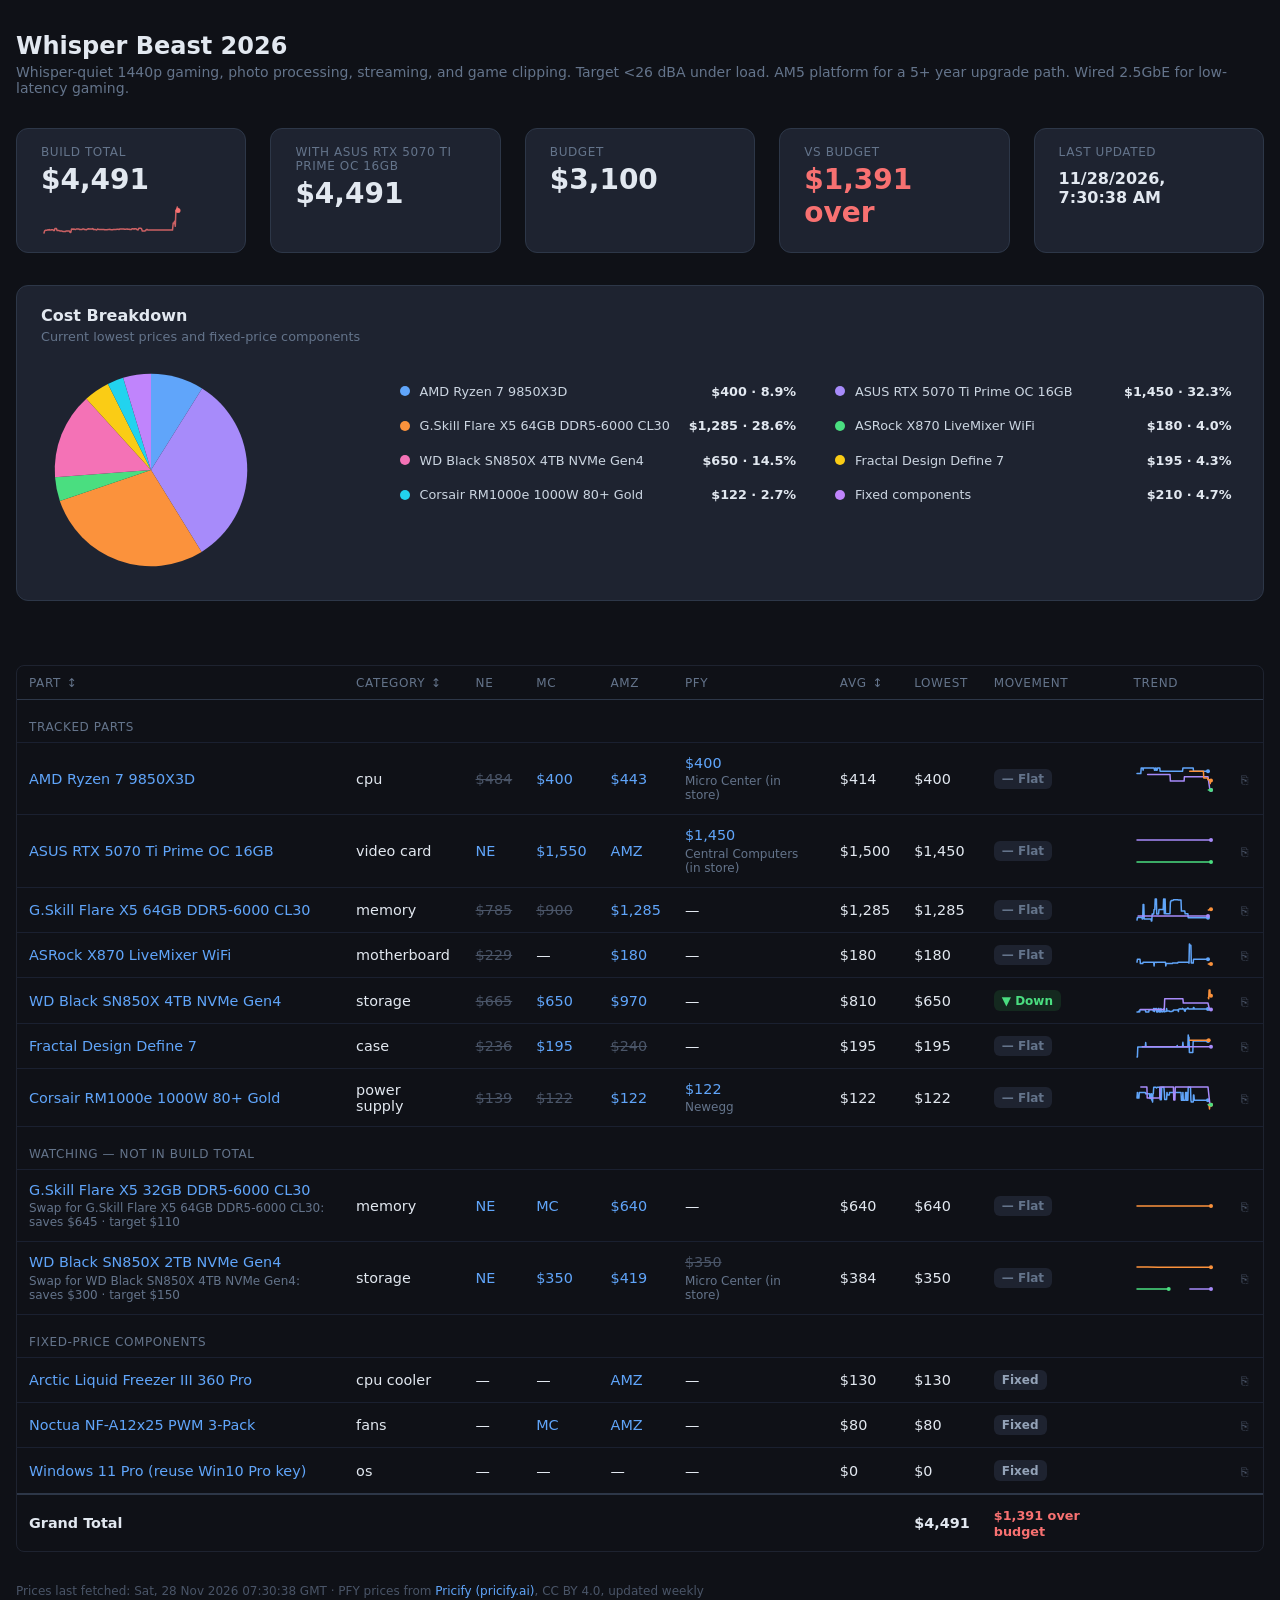
<file: index.html>
<!DOCTYPE html>
<html lang="en">
<head>
  <meta charset="UTF-8" />
  <meta name="viewport" content="width=device-width, initial-scale=1.0" />
  <title>Whisper Beast 2026 — Build Tracker</title>
  <link rel="icon" href="favicon.svg" type="image/svg+xml" />
  <link rel="stylesheet" href="style.css" />
</head>
<body>
  <main>
    <h1 id="build-name">Loading...</h1>
    <div class="subtitle" id="build-desc"></div>

    <div class="summary">
    <div class="card">
      <div class="label">Build Total</div>
      <div class="value neutral" id="total">—</div>
      <div id="total-sparkline" style="margin-top:0.5rem"></div>
    </div>
    <a class="card summary-card-link" href="gpu.html">
      <div class="label" id="gpu-summary-label">GPU Options</div>
      <div class="value neutral" id="with-gpu">—</div>
    </a>
    <div class="card">
      <div class="label">Budget</div>
      <div class="value neutral" id="budget">—</div>
    </div>
    <div class="card">
      <div class="label">vs Budget</div>
      <div class="value neutral" id="vs-budget">—</div>
    </div>
    <div class="card">
      <div class="label">Last Updated</div>
      <div class="value neutral" style="font-size:1rem;padding-top:0.4rem" id="last-updated">—</div>
    </div>
    </div>

    <section class="breakdown" aria-labelledby="breakdown-title">
    <div>
      <h2 id="breakdown-title">Cost Breakdown</h2>
      <p class="breakdown-subtitle">Current lowest prices and fixed-price components</p>
      <div id="cost-chart" aria-live="polite"></div>
    </div>
    <ul class="chart-legend" id="cost-legend"></ul>
    </section>

    <div id="error" role="alert"></div>

    <div class="table-scroll">
      <table id="parts-table">
        <caption class="sr-only">Tracked build parts, retailer prices, averages, and price movement</caption>
        <thead>
          <tr>
            <th scope="col" class="sortable" data-sort-key="part" aria-sort="none" tabindex="0" role="button" aria-label="Sort by part" title="Click to sort">Part</th>
            <th scope="col" class="sortable" data-sort-key="category" aria-sort="none" tabindex="0" role="button" aria-label="Sort by category" title="Click to sort">Category</th>
            <th scope="col">NE</th>
            <th scope="col">MC</th>
            <th scope="col">AMZ</th>
            <th scope="col" title="Pricify weekly open data — lowest store price (pricify.ai)">PFY</th>
            <th scope="col" class="sortable" data-sort-key="avg" aria-sort="none" tabindex="0" role="button" aria-label="Sort by average price" title="Click to sort">Avg</th>
            <th scope="col">Lowest</th>
            <th scope="col">Movement</th>
            <th scope="col">Trend</th>
            <th scope="col"></th>
          </tr>
        </thead>
        <tbody id="parts-body"></tbody>
      </table>
    </div>

    <div class="meta" id="meta"></div>
  </main>

  <script>
    const fmt = (n) => n != null ? '$' + Number(n).toLocaleString('en-US', {minimumFractionDigits: 0, maximumFractionDigits: 0}) : '—';

    function movBadge(mov) {
      const labels = { up: '▲ Up', down: '▼ Down', flat: '— Flat', new: '● New', fixed: 'Fixed' };
      return `<span class="badge ${mov}">${labels[mov] ?? mov}</span>`;
    }

    function retailerLink(url, label, price) {
      if (!url) return '—';
      const display = price != null ? fmt(price) : label;
      return `<a href="${url}" target="_blank" rel="noopener">${display}</a>`;
    }

    function nameCell(name, url) {
      return url ? `<a href="${url}" target="_blank" rel="noopener">${name}</a>` : name;
    }

    function copyBtn(name) {
      const escaped = name.replace(/'/g, "\\'");
      return `<button class="copy-btn" onclick="copyText('${escaped}', this)" aria-label="Copy ${name}" title="Copy name">⎘</button>`;
    }

    async function copyText(text, button) {
      try {
        await navigator.clipboard.writeText(text);
        button.textContent = '✓';
        button.setAttribute('aria-label', 'Copied');
        setTimeout(() => {
          button.textContent = '⎘';
          button.setAttribute('aria-label', `Copy ${text}`);
        }, 1200);
      } catch {
        button.textContent = '!';
        button.setAttribute('aria-label', 'Copy failed');
      }
    }

    function sparkline(history) {
      if (!history || history.length === 0) return '—';
      const W = 80, H = 28, PAD = 3;
      const series = [
        { key: 'newegg', color: '#60a5fa' },
        { key: 'microcenter', color: '#a78bfa' },
        { key: 'amazon', color: '#fb923c' },
        { key: 'pricify', color: '#4ade80' },
      ];

      const allVals = [];
      for (const s of series)
        for (const d of history)
          if (d[s.key] != null) allVals.push(d[s.key]);
      if (allVals.length === 0) return '—';

      let minV = Math.min(...allVals);
      let maxV = Math.max(...allVals);
      if (minV === maxV) { minV -= 1; maxV += 1; }

      const n = history.length;
      const xScale = n > 1 ? (W - 2 * PAD) / (n - 1) : 0;
      const yScale = (H - 2 * PAD) / (maxV - minV);
      const px = i => (PAD + i * xScale).toFixed(1);
      const py = v => (H - PAD - (v - minV) * yScale).toFixed(1);

      let paths = '';
      for (const s of series) {
        const pts = history
          .map((d, i) => d[s.key] != null ? `${px(i)},${py(d[s.key])}` : null)
          .filter(Boolean);
        if (pts.length === 0) continue;
        if (pts.length === 1) {
          const [cx, cy] = pts[0].split(',');
          paths += `<circle cx="${cx}" cy="${cy}" r="2.5" fill="${s.color}"/>`;
        } else {
          paths += `<polyline points="${pts.join(' ')}" fill="none" stroke="${s.color}" stroke-width="1.5" stroke-linejoin="round" stroke-linecap="round"/>`;
          const [cx, cy] = pts[pts.length - 1].split(',');
          paths += `<circle cx="${cx}" cy="${cy}" r="2" fill="${s.color}"/>`;
        }
      }
      return paths ? `<svg width="${W}" height="${H}" viewBox="0 0 ${W} ${H}" style="overflow:visible;display:block">${paths}</svg>` : '—';
    }

    function buildTotalHistory(histMap, partIds, fixedTotal) {
      const dateSet = new Set();
      for (const id of partIds)
        for (const e of histMap[id] ?? []) dateSet.add(e.date);
      const dates = [...dateSet].sort();

      const lastKnown = {};
      return dates.flatMap(date => {
        for (const id of partIds) {
          const e = (histMap[id] ?? []).find(e => e.date === date);
          if (e?.lowest != null) lastKnown[id] = e.lowest;
        }
        const varTotal = Object.values(lastKnown).reduce((a, b) => a + b, 0);
        return Object.keys(lastKnown).length > 0
          ? [{ date, total: varTotal + fixedTotal }]
          : [];
      });
    }

    function totalSparkline(data) {
      if (!data || data.length < 2) return '';
      const W = 140, H = 32, PAD = 3;
      const vals = data.map(d => d.total);
      let minV = Math.min(...vals), maxV = Math.max(...vals);
      if (minV === maxV) { minV -= 1; maxV += 1; }

      const n = data.length;
      const xScale = (W - 2 * PAD) / (n - 1);
      const yScale = (H - 2 * PAD) / (maxV - minV);
      const px = i => (PAD + i * xScale).toFixed(1);
      const py = v => (H - PAD - (v - minV) * yScale).toFixed(1);

      const pts = data.map((d, i) => `${px(i)},${py(d.total)}`).join(' ');
      const trend = vals[vals.length - 1] <= vals[0] ? '#4ade80' : '#f87171';
      const [cx, cy] = pts.split(' ').pop().split(',');
      return `<svg width="${W}" height="${H}" viewBox="0 0 ${W} ${H}" style="overflow:visible;display:block">` +
        `<polyline points="${pts}" fill="none" stroke="${trend}" stroke-width="1.5" stroke-linejoin="round" stroke-linecap="round" opacity="0.8"/>` +
        `<circle cx="${cx}" cy="${cy}" r="2.5" fill="${trend}"/>` +
        `</svg>`;
    }

    function costBreakdownChart(items, total) {
      if (!items.length || total <= 0) {
        return '<p class="chart-empty">Price data is pending.</p>';
      }

      const size = 240;
      const center = size / 2;
      const radius = 105;
      const colors = ['#60a5fa', '#a78bfa', '#fb923c', '#4ade80', '#f472b6', '#facc15', '#22d3ee', '#c084fc', '#f87171', '#94a3b8'];
      let startAngle = -90;
      const paths = items.map((item, index) => {
        const endAngle = startAngle + (item.cost / total) * 360;
        const start = pointOnCircle(center, radius, startAngle);
        const end = pointOnCircle(center, radius, endAngle);
        const largeArc = endAngle - startAngle > 180 ? 1 : 0;
        const label = `${item.name}: ${fmt(item.cost)}`;
        const path = `<path data-index="${index}" d="M ${center} ${center} L ${start.x} ${start.y} A ${radius} ${radius} 0 ${largeArc} 1 ${end.x} ${end.y} Z" fill="${colors[index % colors.length]}" role="graphics-symbol" tabindex="0" aria-label="${label}" onmouseenter="highlightCostItem(${index})" onmouseleave="clearCostItem()" onfocus="highlightCostItem(${index})" onblur="clearCostItem()"><title>${label}</title></path>`;
        startAngle = endAngle;
        return path;
      }).join('');

      return `<svg class="cost-chart" viewBox="0 0 ${size} ${size}" role="img" aria-label="Cost breakdown totaling ${fmt(total)}">${paths}</svg>`;
    }

    function pointOnCircle(center, radius, angle) {
      const radians = (angle * Math.PI) / 180;
      return {
        x: (center + radius * Math.cos(radians)).toFixed(3),
        y: (center + radius * Math.sin(radians)).toFixed(3),
      };
    }

    function costLegend(items, total) {
      const colors = ['#60a5fa', '#a78bfa', '#fb923c', '#4ade80', '#f472b6', '#facc15', '#22d3ee', '#c084fc', '#f87171', '#94a3b8'];
      return items.map((item, index) => {
        const percent = (item.cost / total) * 100;
        return `<li data-index="${index}"><span class="legend-swatch" style="background:${colors[index % colors.length]}"></span><span>${item.name}</span><strong>${fmt(item.cost)} · ${percent.toFixed(1)}%</strong></li>`;
      }).join('');
    }

    function highlightCostItem(index) {
      document.querySelectorAll('#cost-chart path').forEach(path => {
        const selected = Number(path.dataset.index) === index;
        path.classList.toggle('is-selected', selected);
      });
      document.querySelectorAll('#cost-legend li').forEach(item => {
        item.classList.toggle('is-selected', Number(item.dataset.index) === index);
      });
    }

    function clearCostItem() {
      document.querySelectorAll('#cost-chart path, #cost-legend li').forEach(item => {
        item.classList.remove('is-selected');
      });
    }

    let sortState = { key: null, descending: false };

    function sortTable(key) {
      sortState = {
        key,
        descending: sortState.key === key ? !sortState.descending : false,
      };
      const { descending } = sortState;
      const tbody = document.getElementById('parts-body');
      const headers = document.querySelectorAll('#parts-table th[data-sort-key]');
      headers.forEach(header => {
        header.setAttribute('aria-sort',
          header.dataset.sortKey === key ? (descending ? 'descending' : 'ascending') : 'none');
      });

      const dataKey = `sort${key[0].toUpperCase()}${key.slice(1)}`;
      const compare = (left, right) => {
        const a = left.dataset[dataKey] ?? '';
        const b = right.dataset[dataKey] ?? '';
        if (a === '' && b !== '') return 1;
        if (a !== '' && b === '') return -1;
        const result = key === 'avg'
          ? Number(a) - Number(b)
          : a.localeCompare(b);
        return descending ? -result : result;
      };

      const groups = [];
      let sectionLabel = null;
      let group = [];
      let summaryRow = null;
      for (const row of [...tbody.children]) {
        if (row.classList.contains('section-row')) {
          if (sectionLabel) groups.push({ label: sectionLabel, rows: group.sort(compare) });
          sectionLabel = row;
          group = [];
        } else if (row.classList.contains('summary-row')) {
          summaryRow = row;
        } else {
          group.push(row);
        }
      }
      if (sectionLabel) groups.push({ label: sectionLabel, rows: group.sort(compare) });

      for (const section of groups) {
        tbody.appendChild(section.label);
        section.rows.forEach(row => tbody.appendChild(row));
      }
      if (summaryRow) tbody.appendChild(summaryRow);
    }

    async function loadJSON(path) {
      const r = await fetch(path + '?t=' + Date.now());
      if (!r.ok) throw new Error(`${path} returned ${r.status}`);
      return r.json();
    }

    async function main() {
      let parts, prices, history;
      try {
        [parts, prices, history] = await Promise.all([
          loadJSON('parts.json'),
          loadJSON('prices.json').catch(() => null),
          loadJSON('price_history.json').catch(() => null),
        ]);
      } catch (e) {
        document.getElementById('error').textContent = 'Error loading data: ' + e.message;
        return;
      }
      const histMap = history ?? {};

      const build = parts.build;
      document.getElementById('build-name').textContent = build.name;
      document.getElementById('build-desc').textContent = build.description;
      document.getElementById('budget').textContent = fmt(build.budget);

      const priceMap = prices?.parts ?? {};
      const tbody = document.getElementById('parts-body');
      let variableTotal = 0;
      const costItems = [];

      let selectedGpuId = null;
      try {
        selectedGpuId = localStorage.getItem('selected_gpu_id');
      } catch {
        selectedGpuId = null;
      }
      const selectedGpu = parts.parts.find(p => p.id === selectedGpuId && p.category === 'video card');
      const localPreviewGpu = selectedGpu?.in_build === false ? selectedGpu : null;
      const inBuild = parts.parts.filter(p => p.in_build !== false);
      const watching = parts.parts.filter(p => p.in_build === false && p.category !== 'video card');
      const buildGpu = inBuild.find(part => part.category === 'video card');

      // A retailer price is fresh if it was fetched within 48h of the last run
      const fetchRef = prices?.last_fetched ? Date.parse(prices.last_fetched) : Date.now();
      // Pricify publishes weekly, so it gets a longer window (matches fetch_prices.py)
      const staleHours = { pricify: 24 * 9 };
      const isFresh = (ts, source) => ts != null && fetchRef - Date.parse(ts) < (staleHours[source] ?? 48) * 3600 * 1000;

      function priceCell(url, label, price, fetchedAt, source) {
        if (!url) return '—';
        if (price == null) return retailerLink(url, label, null);
        if (isFresh(fetchedAt, source)) return retailerLink(url, label, price);
        const seen = fetchedAt ? 'last fetched ' + new Date(fetchedAt).toLocaleDateString() : 'not fetched recently';
        return `<a class="stale" href="${url}" target="_blank" rel="noopener" title="Stale — ${seen}">${fmt(price)}</a>`;
      }

      function partRow(part, note) {
        const p = priceMap[part.id] ?? {};
        const fetched = p.fetched_at ?? {};
        const lowest = p.lowest_price ?? null;
        const mov = p.movement ?? 'new';

        const freshPrices = ['newegg', 'microcenter', 'amazon', 'amazon_3p', 'pricify']
          .filter(r => p[r] != null && isFresh(fetched[r], r))
          .map(r => p[r]);
        const avg = freshPrices.length > 0
          ? freshPrices.reduce((a, b) => a + b, 0) / freshPrices.length
          : null;

        const retailers = part.retailers ?? {};
        const pfyCell = p.pricify_url
          ? priceCell(p.pricify_url, 'PFY', p.pricify, fetched.pricify, 'pricify') +
            (p.pricify_store ? `<div class="part-note">${p.pricify_store}</div>` : '')
          : '—';
        const amzCell = priceCell(retailers.amazon, 'AMZ', p.amazon, fetched.amazon) +
          (p.amazon_3p != null && retailers.amazon
            ? `<div class="part-note">3P ${priceCell(retailers.amazon, '3P', p.amazon_3p, fetched.amazon_3p)}</div>`
            : '');

        tbody.insertAdjacentHTML('beforeend', `
          <tr class="sortable-row"
              data-sort-part="${part.name.toLowerCase()}"
              data-sort-category="${part.category.toLowerCase()}"
              data-sort-avg="${avg ?? ''}">
            <td>${nameCell(part.name, part.url)}${note ? `<div class="part-note">${note}</div>` : ''}</td>
            <td>${part.category}</td>
            <td>${priceCell(retailers.newegg, 'NE', p.newegg, fetched.newegg)}</td>
            <td>${priceCell(retailers.microcenter, 'MC', p.microcenter, fetched.microcenter)}</td>
            <td>${amzCell}</td>
            <td>${pfyCell}</td>
            <td>${fmt(avg)}</td>
            <td>${p.stale ? `<span class="stale" title="No retailer price fetched in the last 48h">${fmt(lowest)}</span>` : fmt(lowest)}</td>
            <td>${movBadge(mov)}</td>
            <td>${sparkline(histMap[part.id])}</td>
            <td>${copyBtn(part.name)}</td>
          </tr>
        `);
        return lowest;
      }

      tbody.insertAdjacentHTML('beforeend',
        `<tr class="section-row"><td colspan="11" class="section-label">Tracked Parts</td></tr>`);

      for (const part of inBuild) {
        const lowest = partRow(part);
        if (lowest != null) {
          variableTotal += lowest;
          costItems.push({ name: part.name, cost: lowest });
        }
      }

      if (localPreviewGpu) {
        tbody.insertAdjacentHTML('beforeend',
          `<tr class="section-row"><td colspan="11" class="section-label">Local Preview — GPU Added to Build</td></tr>`);
        const lowest = partRow(localPreviewGpu, 'Browser-local preview; not saved globally');
        if (lowest != null) {
          variableTotal += lowest;
          costItems.push({ name: localPreviewGpu.name, cost: lowest });
        }
      }

      if (!localPreviewGpu && !buildGpu) {
        tbody.insertAdjacentHTML('beforeend',
          `<tr class="section-row"><td colspan="11" class="section-label">GPU</td></tr>
           <tr class="info-row"><td colspan="11">Using existing RTX 3080 · <a href="gpu.html">compare GPU upgrade options</a></td></tr>`);
      }

      if (watching.length > 0) {
        tbody.insertAdjacentHTML('beforeend',
          `<tr class="section-row"><td colspan="11" class="section-label">Watching — Not in Build Total</td></tr>`);

        for (const part of watching) {
          const lowest = priceMap[part.id]?.lowest_price ?? null;
          let note = part.note ?? '';
          const swapFor = part.alternative_to && parts.parts.find(x => x.id === part.alternative_to);
          const swapLowest = swapFor && priceMap[swapFor.id]?.lowest_price;
          if (swapFor && lowest != null && swapLowest != null) {
            const diff = lowest - swapLowest;
            note = `Swap for ${swapFor.name}: ${diff <= 0 ? 'saves ' + fmt(-diff) : 'costs ' + fmt(diff) + ' more'}`;
          } else if (swapFor) {
            note = `Alternative to ${swapFor.name}`;
          }
          if (part.target_price && lowest != null) {
            note += `${note ? ' · ' : ''}target ${fmt(part.target_price)}`;
          }
          partRow(part, note);
        }
      }

      tbody.insertAdjacentHTML('beforeend',
        `<tr class="section-row"><td colspan="11" class="section-label">Fixed-Price Components</td></tr>`);

      let fixedTotal = 0;
      for (const extra of parts.extras) {
        fixedTotal += extra.fixed_price;
        const er = extra.retailers ?? {};
        tbody.insertAdjacentHTML('beforeend', `
          <tr class="sortable-row"
              data-sort-part="${extra.name.toLowerCase()}"
              data-sort-category="${extra.category.toLowerCase()}"
              data-sort-avg="${extra.fixed_price}">
            <td>${nameCell(extra.name, extra.url)}</td>
            <td>${extra.category}</td>
            <td>${retailerLink(er.newegg, 'NE', null)}</td>
            <td>${retailerLink(er.microcenter, 'MC', null)}</td>
            <td>${retailerLink(er.amazon, 'AMZ', null)}</td>
            <td>—</td>
            <td>${fmt(extra.fixed_price)}</td>
            <td>${fmt(extra.fixed_price)}</td>
            <td>${movBadge('fixed')}</td>
            <td></td>
            <td>${copyBtn(extra.name)}</td>
          </tr>
        `);
      }

      if (fixedTotal > 0) {
        costItems.push({ name: 'Fixed components', cost: fixedTotal });
      }

      const grandTotal = variableTotal + fixedTotal;
      const vsBudget = build.budget - grandTotal;
      const summaryGpu = buildGpu ?? localPreviewGpu ?? parts.parts.find(part => part.id === 'gpu');
      const gpuPrice = summaryGpu ? priceMap[summaryGpu.id]?.lowest_price : null;
      const withGpuTotal = buildGpu || localPreviewGpu
        ? grandTotal
        : grandTotal + (gpuPrice ?? 0);
      document.getElementById('cost-chart').innerHTML = costBreakdownChart(costItems, grandTotal);
      document.getElementById('cost-legend').innerHTML = grandTotal > 0
        ? costLegend(costItems, grandTotal)
        : '';

      tbody.insertAdjacentHTML('beforeend', `
        <tr class="summary-row" style="font-weight:700;border-top:2px solid #2d3748;">
          <td colspan="7">Grand Total</td>
          <td>${variableTotal > 0 ? fmt(grandTotal) : 'Prices pending'}</td>
          <td><span style="color:${vsBudget >= 0 ? '#4ade80' : '#f87171'};font-size:0.8rem">${variableTotal > 0 ? (vsBudget >= 0 ? fmt(vsBudget) + ' under budget' : fmt(Math.abs(vsBudget)) + ' over budget') : ''}</span></td>
          <td></td>
          <td></td>
        </tr>
      `);

      const totalEl = document.getElementById('total');
      const vsEl = document.getElementById('vs-budget');
      document.getElementById('gpu-summary-label').textContent =
        summaryGpu ? (localPreviewGpu ? `Preview: ${summaryGpu.name}` : `With ${summaryGpu.name}`) : 'GPU Options';
      document.getElementById('with-gpu').textContent =
        variableTotal > 0 && (gpuPrice != null || buildGpu || localPreviewGpu) ? fmt(withGpuTotal) : '—';

      totalEl.textContent = variableTotal > 0 ? fmt(grandTotal) : 'Prices pending';
      vsEl.textContent = variableTotal > 0 ? (vsBudget >= 0 ? fmt(vsBudget) + ' under' : fmt(Math.abs(vsBudget)) + ' over') : '—';
      vsEl.className = 'value ' + (vsBudget >= 0 ? 'green' : 'red');

      const partIds = inBuild.map(p => p.id);
      const totalHistory = buildTotalHistory(histMap, partIds, fixedTotal);
      document.getElementById('total-sparkline').innerHTML = totalSparkline(totalHistory);

      if (prices?.last_fetched) {
        const d = new Date(prices.last_fetched);
        document.getElementById('last-updated').textContent = d.toLocaleString();
        document.getElementById('meta').innerHTML = `Prices last fetched: ${d.toUTCString()} · PFY prices from <a href="https://pricify.ai" target="_blank" rel="noopener">Pricify (pricify.ai)</a>, CC BY 4.0, updated weekly`;
      } else {
        document.getElementById('last-updated').textContent = 'Not yet fetched';
      }
    }

    document.querySelectorAll('#parts-table th[data-sort-key]')
      .forEach(header => {
        const sort = () => sortTable(header.dataset.sortKey);
        header.addEventListener('click', sort);
        header.addEventListener('keydown', event => {
          if (event.key === 'Enter' || event.key === ' ') {
            event.preventDefault();
            sort();
          }
        });
      });

    main();
  </script>
</body>
</html>
</file>
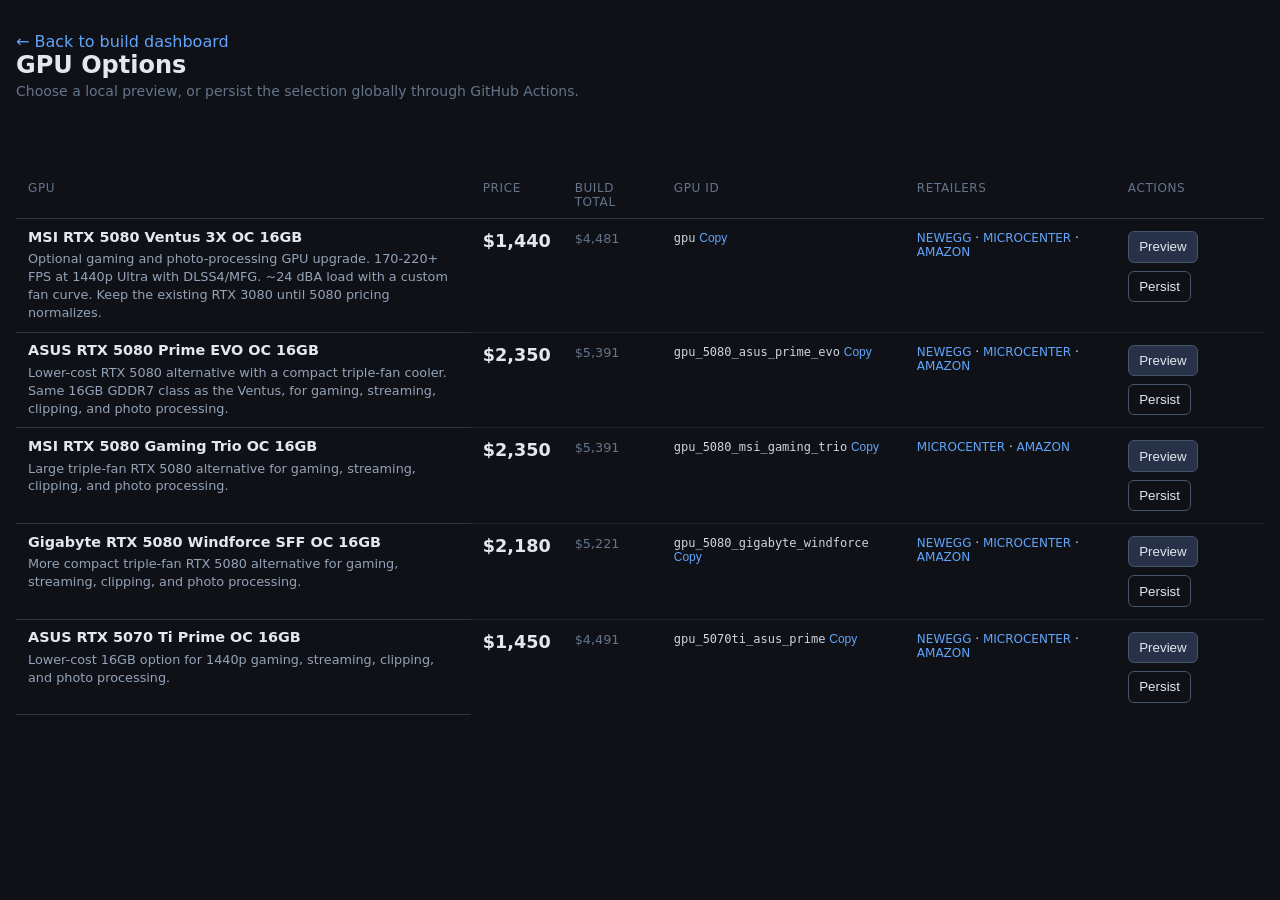
<file: gpu.html>
<!DOCTYPE html>
<html lang="en">
<head>
  <meta charset="UTF-8" />
  <meta name="viewport" content="width=device-width, initial-scale=1.0" />
  <title>GPU Options — Whisper Beast 2026</title>
  <link rel="icon" href="favicon.svg" type="image/svg+xml" />
  <link rel="stylesheet" href="style.css" />
</head>
<body>
  <main>
    <a href="index.html">← Back to build dashboard</a>
    <h1>GPU Options</h1>
    <p class="subtitle">Choose a local preview, or persist the selection globally through GitHub Actions.</p>
    <div id="gpu-status" class="gpu-status" role="status"></div>
    <div class="gpu-table-scroll">
      <table class="gpu-table">
        <caption class="sr-only">Tracked GPU options</caption>
        <thead>
          <tr>
            <th scope="col">GPU</th>
            <th scope="col">Price</th>
            <th scope="col">Build total</th>
            <th scope="col">GPU ID</th>
            <th scope="col">Retailers</th>
            <th scope="col">Actions</th>
          </tr>
        </thead>
        <tbody id="gpu-table-body"></tbody>
      </table>
    </div>
  </main>

  <script>
    const fmt = n => n != null
      ? '$' + Number(n).toLocaleString('en-US', { minimumFractionDigits: 0, maximumFractionDigits: 0 })
      : '—';
    const GPU_WORKFLOW_URL = 'https://github.com/emckenna/my-new-build/actions/workflows/set-gpu.yml';

    async function loadJSON(path) {
      const response = await fetch(path + '?t=' + Date.now());
      if (!response.ok) throw new Error(`${path} returned ${response.status}`);
      return response.json();
    }

    function selectedId() {
      try {
        return localStorage.getItem('selected_gpu_id');
      } catch {
        return null;
      }
    }

    function setStatus(message) {
      document.getElementById('gpu-status').textContent = message;
    }

    function previewGpu(id, name) {
      try {
        localStorage.setItem('selected_gpu_id', id);
        document.querySelectorAll('.gpu-row').forEach(row => {
          row.classList.toggle('selected', row.dataset.id === id);
        });
        setStatus(`${name} selected for this browser. Return to the dashboard to see the local preview.`);
      } catch {
        setStatus('This browser blocked local storage, so the preview could not be saved.');
      }
    }

    function copyGpuId(id, button) {
      navigator.clipboard.writeText(id).then(() => {
        button.textContent = 'Copied';
        setTimeout(() => { button.textContent = 'Copy ID'; }, 1200);
      }).catch(() => {
        setStatus(`Copy failed. GPU ID: ${id}`);
      });
    }

    function persistGpu(id, name) {
      const copyPromise = navigator.clipboard?.writeText(id);
      copyPromise?.catch(() => {});
      window.open(GPU_WORKFLOW_URL, '_blank', 'noopener');
      setStatus(`GPU ID copied. In Actions, click Run workflow and paste: ${id}`);
    }

    async function main() {
      const tableBody = document.getElementById('gpu-table-body');
      try {
        const [parts, prices] = await Promise.all([loadJSON('parts.json'), loadJSON('prices.json')]);
        const gpuParts = parts.parts.filter(part => part.category === 'video card');
        const priceMap = prices.parts ?? {};
        const baseTotal = parts.parts
          .filter(part => part.in_build !== false && part.category !== 'video card')
          .reduce((sum, part) => sum + (priceMap[part.id]?.lowest_price ?? 0), 0)
          + parts.extras.reduce((sum, extra) => sum + extra.fixed_price, 0);
        const currentId = selectedId();

        tableBody.innerHTML = gpuParts.map(part => {
          const price = priceMap[part.id]?.lowest_price ?? null;
          const total = price == null ? null : baseTotal + price;
          const selected = part.id === currentId;
          return `
            <tr class="gpu-row${selected ? ' selected' : ''}" data-id="${part.id}">
              <th scope="row">
                <strong>${part.name}</strong>
                <span class="gpu-description">${part.description}</span>
                ${selected ? '<span class="gpu-selected">Preview selected</span>' : ''}
              </th>
              <td class="gpu-price">${fmt(price)}</td>
              <td class="gpu-meta">${total != null ? fmt(total) : 'Pending'}</td>
              <td class="gpu-id"><code>${part.id}</code> <button type="button" class="copy-id">Copy</button></td>
              <td class="gpu-links">
                ${Object.entries(part.retailers ?? {}).filter(([, url]) => url)
                  .map(([retailer, url]) => `<a href="${url}" target="_blank" rel="noopener">${retailer}</a>`).join(' · ')}
              </td>
              <td>
                <div class="gpu-actions">
                  <button type="button" class="preview-btn">Preview</button>
                  <button type="button" class="persist-btn">Persist</button>
                </div>
              </td>
            </tr>
          `;
        }).join('');

        gpuParts.forEach(part => {
          const row = tableBody.querySelector(`[data-id="${part.id}"]`);
          row.querySelector('.copy-id').addEventListener('click', event => copyGpuId(part.id, event.currentTarget));
          row.querySelector('.preview-btn').addEventListener('click', () => previewGpu(part.id, part.name));
          row.querySelector('.persist-btn').addEventListener('click', () => persistGpu(part.id, part.name));
        });
      } catch (error) {
        setStatus('Error loading GPU data: ' + error.message);
      }
    }

    main();
  </script>
</body>
</html>
</file>
<file: style.css>
*, *::before, *::after { box-sizing: border-box; margin: 0; padding: 0; }

body {
  font-family: system-ui, -apple-system, sans-serif;
  background: #0f1117;
  color: #e2e8f0;
  min-height: 100vh;
  padding: 2rem 1rem;
}

h1 { font-size: 1.5rem; font-weight: 700; margin-bottom: 0.25rem; }
.subtitle { color: #64748b; font-size: 0.875rem; margin-bottom: 2rem; }

.summary {
  display: grid;
  grid-template-columns: repeat(auto-fit, minmax(160px, 1fr));
  gap: 1.5rem;
  margin-bottom: 2rem;
}

.breakdown {
  display: flex;
  gap: 2rem;
  align-items: center;
  background: #1e2330;
  border: 1px solid #2d3748;
  border-radius: 0.75rem;
  padding: 1.25rem 1.5rem;
  margin-bottom: 2rem;
}

.breakdown h2 { font-size: 1rem; }
.breakdown-subtitle { color: #64748b; font-size: 0.8rem; margin-top: 0.25rem; }
.cost-chart { display: block; width: 220px; max-width: 100%; margin-top: 1rem; }
.cost-chart path { stroke: transparent; stroke-width: 0; transition: opacity 150ms ease, stroke-width 150ms ease; }
.cost-chart path:hover, .cost-chart path:focus { opacity: 0.8; outline: none; }
.cost-chart path.is-selected { stroke: #f8fafc; stroke-width: 3; }
.chart-empty { color: #64748b; margin-top: 1rem; }

.chart-legend {
  display: grid;
  grid-template-columns: repeat(2, minmax(210px, 1fr));
  gap: 0.5rem 1.5rem;
  flex: 1;
  list-style: none;
}

.chart-legend li {
  display: grid;
  grid-template-columns: 0.75rem minmax(0, 1fr) auto;
  align-items: center;
  gap: 0.5rem;
  color: #cbd5e1;
  font-size: 0.8rem;
  border: 1px solid transparent;
  border-radius: 0.375rem;
  padding: 0.3rem 0.4rem;
  transition: background 150ms ease, border-color 150ms ease;
}

.chart-legend li.is-selected { background: #273148; border-color: #64748b; }
.chart-legend strong { color: #e2e8f0; font-weight: 600; white-space: nowrap; }
.legend-swatch { width: 0.65rem; height: 0.65rem; border-radius: 50%; }

.card {
  background: #1e2330;
  border: 1px solid #2d3748;
  border-radius: 0.75rem;
  padding: 1rem 1.5rem;
}
.card .label { font-size: 0.75rem; color: #64748b; text-transform: uppercase; letter-spacing: 0.05em; }
.card .value { font-size: 1.75rem; font-weight: 700; margin-top: 0.25rem; }
.card .value.green { color: #4ade80; }
.card .value.red { color: #f87171; }
.card .value.neutral { color: #e2e8f0; }
.summary-card-link { color: inherit; text-decoration: none; }
.summary-card-link:hover { border-color: #60a5fa; text-decoration: none; }

.table-scroll {
  overflow-x: auto;
  border: 1px solid #1e2330;
  border-radius: 0.5rem;
}
table {
  width: 100%;
  min-width: 920px;
  border-collapse: collapse;
  font-size: 0.9rem;
}
th {
  text-align: left;
  padding: 0.6rem 0.75rem;
  border-bottom: 1px solid #2d3748;
  color: #64748b;
  font-weight: 500;
  font-size: 0.75rem;
  text-transform: uppercase;
  letter-spacing: 0.05em;
}
.sortable { cursor: pointer; }
.sortable::after { content: '↕'; color: #64748b; margin-left: 0.35rem; }
.sortable[aria-sort="ascending"]::after { content: '↑'; color: #e2e8f0; }
.sortable[aria-sort="descending"]::after { content: '↓'; color: #e2e8f0; }
.sortable:hover { color: #e2e8f0; }
.sortable:focus-visible {
  outline: 2px solid #60a5fa;
  outline-offset: -2px;
}
td { padding: 0.75rem; border-bottom: 1px solid #1a2030; }
tr:last-child td { border-bottom: none; }
tr:hover td { background: #1a2030; }

.badge {
  display: inline-block;
  padding: 0.2rem 0.5rem;
  border-radius: 0.375rem;
  font-size: 0.75rem;
  font-weight: 600;
}
.badge.up { background: #3f1515; color: #f87171; }
.badge.down { background: #14291f; color: #4ade80; }
.badge.flat { background: #1e2330; color: #64748b; }
.badge.new { background: #1e2a3a; color: #60a5fa; }
.badge.fixed { background: #1e2330; color: #94a3b8; }

.section-label {
  font-size: 0.75rem;
  color: #64748b;
  text-transform: uppercase;
  letter-spacing: 0.05em;
  padding: 1.25rem 0.75rem 0.5rem;
}
.info-row td { color: #94a3b8; font-size: 0.85rem; }

.part-note { font-size: 0.75rem; color: #64748b; margin-top: 0.2rem; }
.stale, a.stale { color: #4a5568; text-decoration: line-through; }

a { color: #60a5fa; text-decoration: none; }
a:hover { text-decoration: underline; }

.copy-btn {
  background: none;
  border: none;
  color: #4a5568;
  cursor: pointer;
  font-size: 0.75rem;
  padding: 0 0.2rem;
  vertical-align: middle;
}
.copy-btn:hover { color: #94a3b8; }
.copy-btn:focus-visible {
  outline: 2px solid #60a5fa;
  outline-offset: 2px;
}

.meta { margin-top: 2rem; font-size: 0.75rem; color: #4a5568; }

#error { color: #f87171; padding: 1rem; }
.gpu-status {
  min-height: 1.5rem;
  margin: 1rem 0;
  color: #4ade80;
}
.gpu-table-scroll { overflow-x: auto; }
.gpu-table { min-width: 980px; }
.gpu-table th, .gpu-table td { vertical-align: top; }
.gpu-table tbody th { color: #e2e8f0; font-size: 0.9rem; font-weight: 600; text-transform: none; letter-spacing: normal; }
.gpu-table tbody tr.selected td, .gpu-table tbody tr.selected th { background: #172a22; }
.gpu-description { display: block; max-width: 34rem; margin-top: 0.35rem; color: #94a3b8; font-size: 0.8rem; font-weight: 400; line-height: 1.4; }
.gpu-price { font-size: 1.1rem; font-weight: 700; color: #e2e8f0; white-space: nowrap; }
.gpu-meta { color: #64748b; font-size: 0.8rem; }
.gpu-id { color: #64748b; font-size: 0.75rem; }
.gpu-id code { color: #cbd5e1; }
.copy-id {
  border: 0;
  padding: 0;
  color: #60a5fa;
  background: transparent;
  cursor: pointer;
  font-size: 0.75rem;
}
.copy-id:hover, .copy-id:focus-visible { text-decoration: underline; }
.gpu-selected { color: #4ade80; font-size: 0.7rem; white-space: nowrap; }
.gpu-actions { display: flex; flex-wrap: wrap; gap: 0.5rem; }
.gpu-actions button {
  border: 1px solid #475569;
  border-radius: 0.375rem;
  padding: 0.45rem 0.65rem;
  color: #e2e8f0;
  background: #273148;
  cursor: pointer;
}
.gpu-actions button:hover, .gpu-actions button:focus-visible { border-color: #60a5fa; }
.gpu-actions .persist-btn { background: transparent; }
.gpu-links { margin-top: auto; font-size: 0.75rem; text-transform: uppercase; }
.sr-only {
  position: absolute;
  width: 1px;
  height: 1px;
  padding: 0;
  margin: -1px;
  overflow: hidden;
  clip: rect(0, 0, 0, 0);
  white-space: nowrap;
  border: 0;
}

td:has(svg) { padding-top: 0.5rem; padding-bottom: 0.5rem; }

@media (max-width: 720px) {
  body { padding: 1rem 0.75rem; }
  .summary { grid-template-columns: repeat(2, minmax(0, 1fr)); gap: 0.75rem; }
  .card { padding: 0.85rem 1rem; }
  .card .value { font-size: 1.4rem; }
  .breakdown { align-items: flex-start; flex-direction: column; }
  .chart-legend { grid-template-columns: 1fr; width: 100%; }
}

@media (max-width: 380px) {
  .summary { grid-template-columns: 1fr; }
}
</file>
